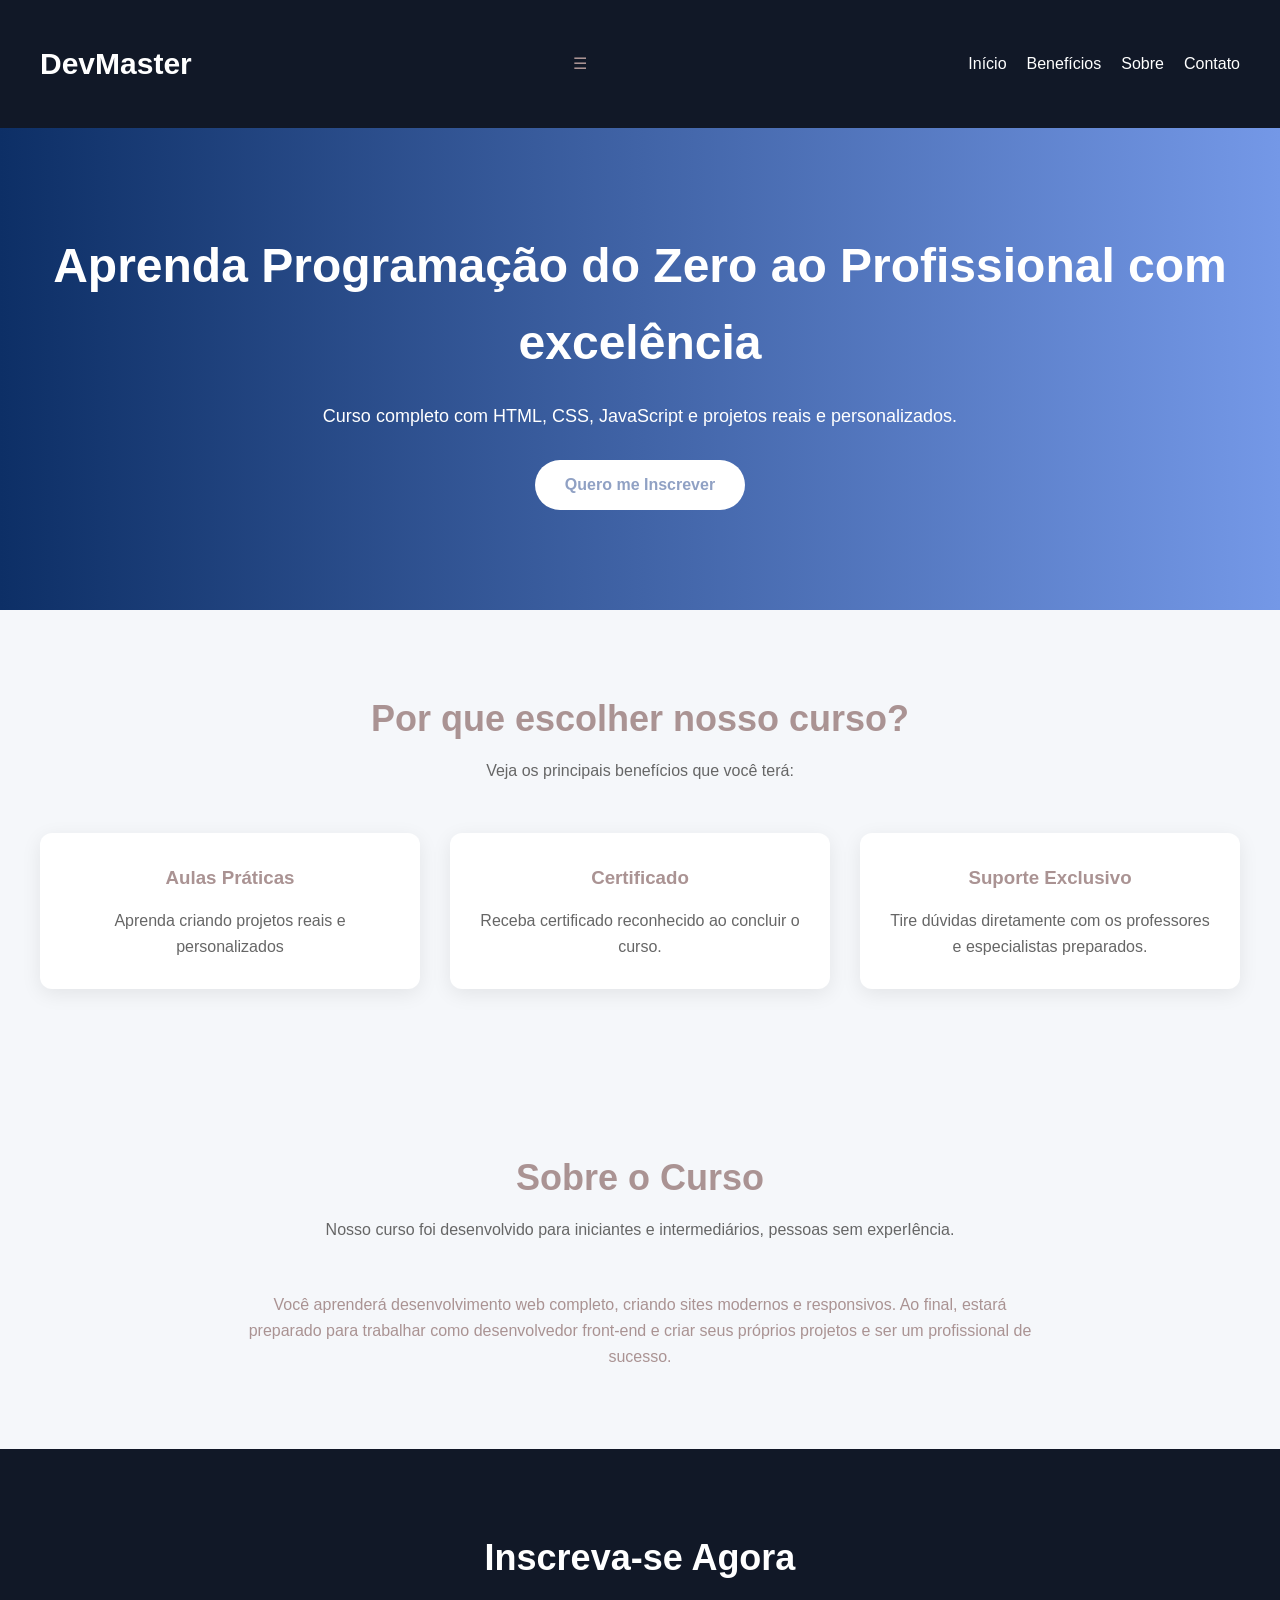
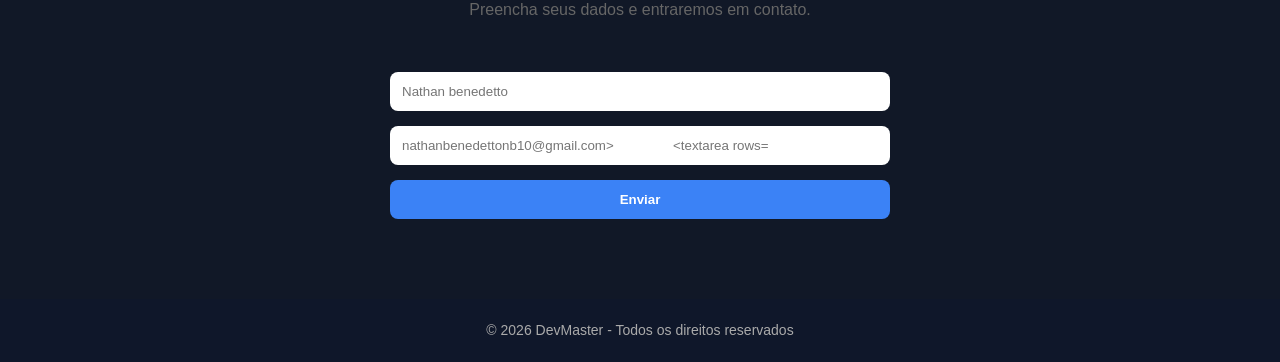
<file: index.html>
<!DOCTYPE html>
<html lang="pt-br">
<head>
    <meta charset="UTF-8">
    <meta name="viewport" content="width=device-width, initial-scale=1.0">
    <title>DevMaster - Curso de Programação</title>
    <link rel="stylesheet" href="style.css">
</head>
<body>

    <!-- HEADER -->
    <header>
        <div class="container">
            <nav>
                <div class="logo">DevMaster</div>
                <div class="menu-toggle">☰</div>
                <ul>
                    <li><a href="#home">Início</a></li>
                    <li><a href="#beneficios">Benefícios</a></li>
                    <li><a href="#sobre">Sobre</a></li>
                    <li><a href="#contato">Contato</a></li>
                </ul>
            </nav>
        </div>
    </header>

    <!-- HERO -->
    <section class="hero" id="home">
        <div class="container">
            <h1>Aprenda Programação do Zero ao Profissional com excelência</h1>
            <p>Curso completo com HTML, CSS, JavaScript e projetos reais e personalizados.</p>
            <a href="#contato" class="btn">Quero me Inscrever</a>
        </div>
    </section>

    <!-- BENEFÍCIOS -->
    <section id="beneficios">
        <div class="container">
            <div class="section-title">
                <h2>Por que escolher nosso curso?</h2>
                <p>Veja os principais benefícios que você terá:</p>
            </div>

            <div class="cards">
                <div class="card">
                    <h3>Aulas Práticas</h3>
                    <p>Aprenda criando projetos reais e personalizados
                        
                </div>

                <div class="card">
                    <h3>Certificado</h3>
                    <p>Receba certificado reconhecido ao concluir o curso.</p>
                </div>

                <div class="card">
                    <h3>Suporte Exclusivo</h3>
                    <p>Tire dúvidas diretamente com os professores e especialistas preparados.</p>
                </div>
            </div>
        </div>
    </section>

    <!-- SOBRE -->
    <section id="sobre">
        <div class="container">
            <div class="section-title">
                <h2>Sobre o Curso</h2>
                <p>Nosso curso foi desenvolvido para iniciantes e intermediários, pessoas sem experIência.</p>

            </div>

            <p style="text-align: center; max-width: 800px; margin: auto;">
                Você aprenderá desenvolvimento web completo, criando sites modernos e responsivos.
                Ao final, estará preparado para trabalhar como desenvolvedor front-end
                e criar seus próprios projetos e ser um profissional de sucesso.
            </p>
            
        </div>
    </section>

    <!-- FORMULÁRIO -->
    <section class="form-section" id="contato">
        <div class="container">
            <div class="section-title">
                <h2>Inscreva-se Agora</h2>
                <p>Preencha seus dados e entraremos em contato.</p>
            </div>

            <form>
                <input type="text" placeholder="Nathan benedetto">
                <input type="email" placeholder="nathanbenedettonb10@gmail.com>
                <textarea rows="4" placeholder="Sua Mensagem"></textarea>
                <button type="submit">Enviar</button>
            </form>
        </div>
    </section>

    <!-- FOOTER -->
    <footer>
        <p>© 2026 DevMaster - Todos os direitos reservados</p>
    </footer>

    <script src="script.js"></script>
</body>
</html>
</file>
<file: style.css>
/* RESET */
* {
    margin: 0;
    padding: 0;
    box-sizing: border-box;
}

body {
    font-family: 'Segoe UI', Tahoma, Geneva, Verdana, sans-serif;
    line-height: 1.6;
    background-color: #f5f7fa;
    color: #aa9393;
}

/* CONTAINER */
.container {
    width: 100%;
    max-width: 1200px;
    margin: auto;
}

/* HEADER */
header {
    background: #96a9d1;
    padding: 40px 0;
}

header .logo {
    color: #fff;
    font-size: 30px;
    font-weight: bold;
}

nav {
    display: flex;
    justify-content: space-between;
    align-items: center;
}

nav ul {
    list-style: none;
    display: flex;
    gap: 20px;
}

nav ul li a {
    text-decoration: none;
    color: #fff;
    transition: 0.3s;
}

nav ul li a:hover {
    color: #bcbdbe;
}

/* HERO */
.hero {
    background: linear-gradient(to right, #0d2f66, #7498e7);
    color: #fff;
    padding: 100px 0;
    text-align: center;
}

.hero h1 {
    font-size: 48px;
    margin-bottom: 20px;
}

.hero p {
    font-size: 18px;
    margin-bottom: 30px;
}

.btn {
    display: inline-block;
    padding: 12px 30px;
    background: #fff;
    color: #90a1c4;
    font-weight: bold;
    text-decoration: none;
    border-radius: 30px;
    transition: 0.3s;
}

.btn:hover {
    background: #111827;
    color: #fff;
}

/* SECTION */
section {
    padding: 80px 0;
}

.section-title {
    text-align: center;
    margin-bottom: 50px;
}

.section-title h2 {
    font-size: 36px;
    margin-bottom: 10px;
}

.section-title p {
    color: #666;
}

/* CARDS */
.cards {
    display: grid;
    grid-template-columns: repeat(3, 1fr);
    gap: 30px;
}

.card {
    background: #fff;
    padding: 30px;
    border-radius: 12px;
    box-shadow: 0 5px 20px rgba(0,0,0,0.08);
    transition: 0.3s;
    text-align: center;
}

.card:hover {
    transform: translateY(-10px);
}

.card h3 {
    margin-bottom: 15px;
}

.card p {
    color: #666;
}

/* FORM */
.form-section {
    background: #111827;
    color: #fff;
    text-align: center;
}

form {
    max-width: 500px;
    margin: 30px auto 0;
}

form input,
form textarea {
    width: 100%;
    padding: 12px;
    margin-bottom: 15px;
    border-radius: 8px;
    border: none;
}

form button {
    width: 100%;
    padding: 12px;
    border: none;
    background: #3b82f6;
    color: #fff;
    font-weight: bold;
    border-radius: 8px;
    cursor: pointer;
    transition: 0.3s;
}

form button:hover {
    background: #2563eb;
}

/* FOOTER */
footer {
    background: #0f172a;
    color: #aaa;
    text-align: center;
    padding: 20px 0;
    font-size: 14px;
}

/* RESPONSIVIDADE */
@media (max-width: 992px) {
    .cards {
        grid-template-columns: repeat(2, 1fr);
    }

    .hero h1 {
        font-size: 36px;
    }
}

@media (max-width: 600px) {
    nav ul {
        display: none;
    }

    .cards {
        grid-template-columns: 1fr;
    }

    .hero {
        padding: 60px 0;
    }

    .hero h1 {
        font-size: 28px;
    }

    .section-title h2 {
        font-size: 28px;
    }
}
</file>
